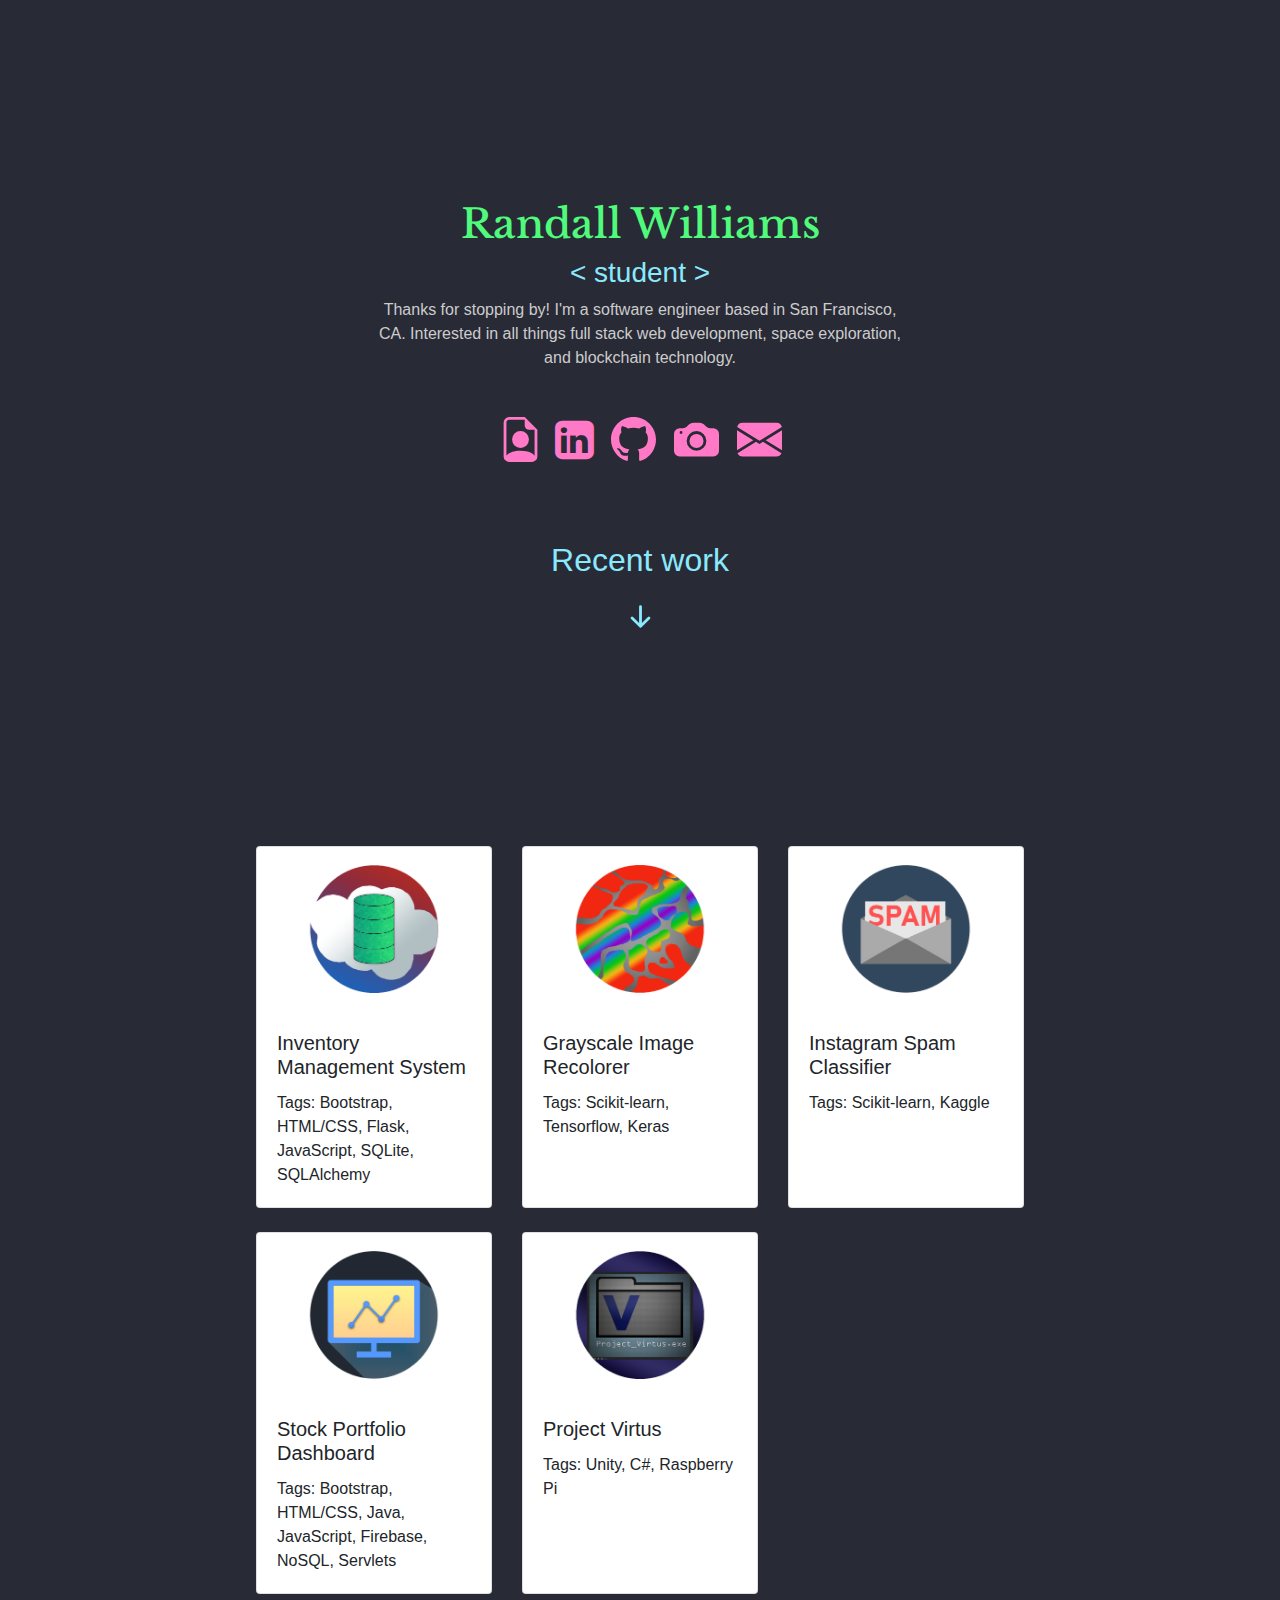
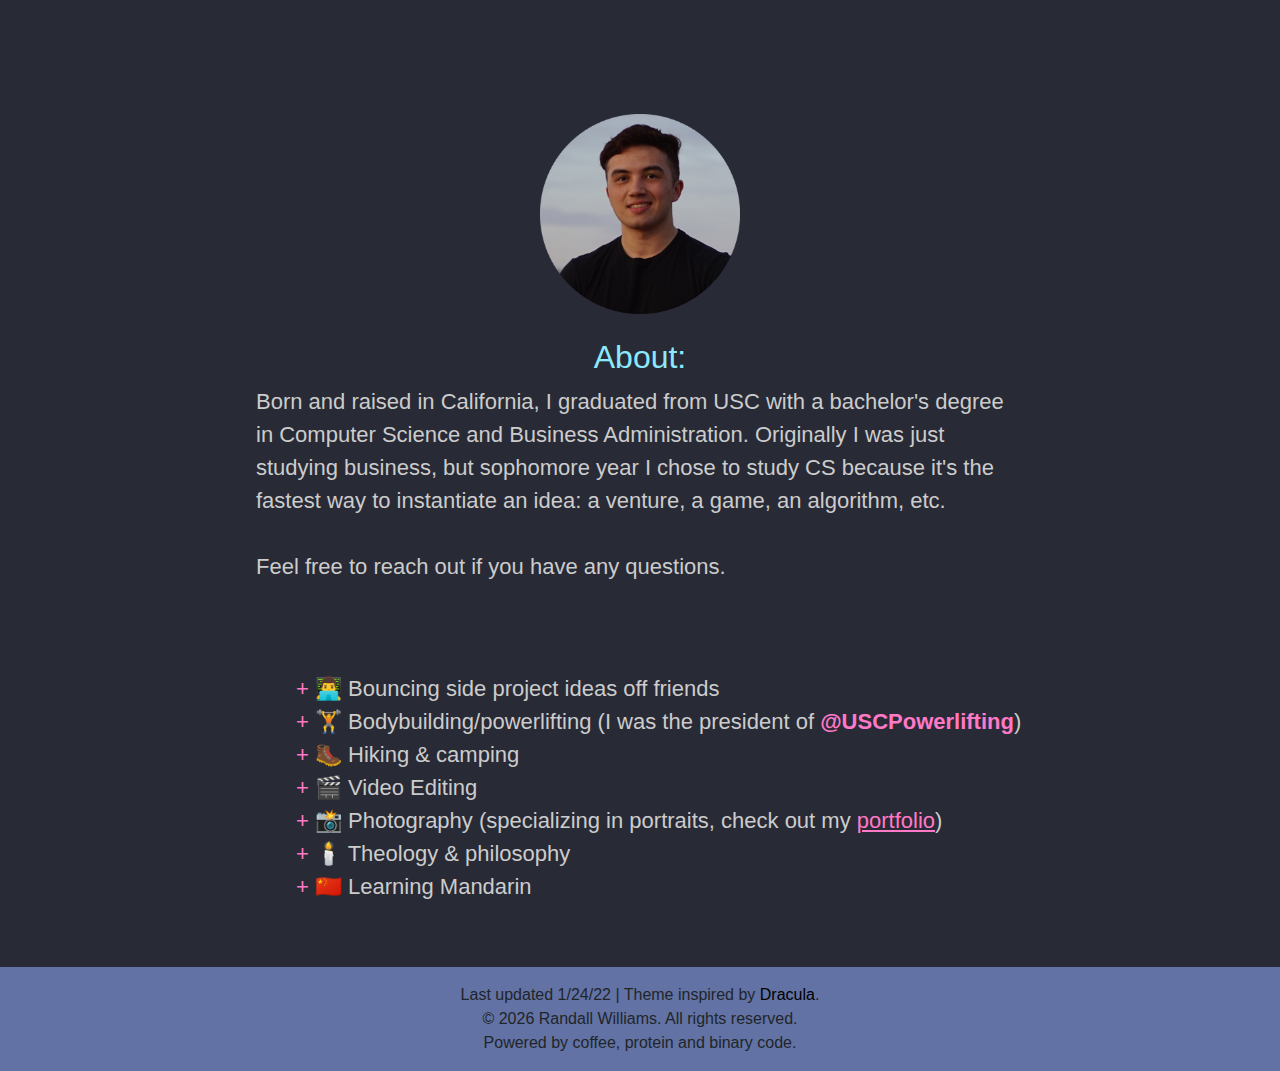
<file: index.html>
<!doctype html>
<html lang="en" xmlns="http://www.w3.org/1999/xhtml"
xmlns:fb="http://ogp.me/ns/fb#">

<head>
  <meta property="og:image" content="assets/media/logo.png" />

  <meta charset="utf-8">
  <meta name="viewport" content="width=device-width, initial-scale=1, shrink-to-fit=no">
  <meta name="description" content="Homepage">
  <meta name="author" content="Randall Williams'">
  <!-- Bootstrap CSS -->
  <link rel="stylesheet" href="https://stackpath.bootstrapcdn.com/bootstrap/4.3.1/css/bootstrap.min.css"
    integrity="sha384-ggOyR0iXCbMQv3Xipma34MD+dH/1fQ784/j6cY/iJTQUOhcWr7x9JvoRxT2MZw1T" crossorigin="anonymous">
  <link rel="preconnect" href="https://fonts.googleapis.com">
  <link rel="preconnect" href="https://fonts.gstatic.com" crossorigin>
  <link href="https://fonts.googleapis.com/css2?family=Hammersmith+One&display=swap" rel="stylesheet">
  <!-- <link rel="stylesheet" href="styles.css"> -->

  <style>
    html {
      scroll-behavior: smooth;
    }

    #intro {
      margin-top: 200px;
    }

    #introbody {
      margin-left: 15%;
      margin-right: 15%;
      visibility: hidden;
    }

    #work {
      margin-top: 200px;
    }

    #container {
      width: 60%;
    }

    #bio {
      width: 60%;
    }

    #arrow {
      display: block;
      margin: auto;
    }

    #aboutme {
      margin-top: 120px;
    }

    #aboutdescription,
    #aboutdescription2 {
      margin-left: 20%;
      width: 60%;
      visibility: hidden;

    }

    ul {
      list-style: none
    }

    #bottomList::before {
      content: "+ ";
      color: #ff79c6
    }

    #cardList::before {
      content: "• ";
      color: #202020
    }
  </style>
  <link href="https://fonts.googleapis.com/css2?family=Poppins:wght@500&display=swap" rel="stylesheet">
  <link rel="preconnect" href="https://fonts.googleapis.com">
  <link rel="preconnect" href="https://fonts.gstatic.com" crossorigin>
  <link href="https://fonts.googleapis.com/css2?family=Libre+Baskerville:wght@700&display=swap" rel="stylesheet">
  <script src="https://ajax.googleapis.com/ajax/libs/jquery/3.5.1/jquery.min.js"></script>
  <link rel="stylesheet" href="https://cdnjs.cloudflare.com/ajax/libs/font-awesome/4.7.0/css/font-awesome.min.css">
  <link rel="shortcut icon" href="assets/media/favicon.ico" />

  <script>
    window.setInterval(function () {

      if (/Android|webOS|iPhone|iPad|iPod|BlackBerry|IEMobile|Opera Mini/i.test(navigator.userAgent)) {
        // true for mobile device
        document.getElementById("introbody").style.visibility = "visible";

        document.getElementById("bio").style.width = "100%";
        document.getElementById("introbody").style.marginLeft = "%";
        document.getElementById("introbody").style.marginRight = "11%";

        document.getElementById("aboutdescription").style.width = "90%";
        document.getElementById("aboutdescription").style.marginLeft = "7%";
        document.getElementById("aboutdescription").style.fontSize = "16px";
        document.getElementById("aboutdescription").style.visibility = "visible";


        document.getElementById("aboutdescription2").style.visibility = "visible";

        document.getElementById("aboutdescription2").style.width = "100%";
        document.getElementById("aboutdescription2").style.marginLeft = "0%";
        document.getElementById("aboutdescription2").style.marginRight = "10%";

        document.getElementById("aboutdescription2").style.fontSize = "18px";





      } else {
        document.getElementById("introbody").style.visibility = "visible";
        document.getElementById("aboutdescription").style.visibility = "visible";
        document.getElementById("aboutdescription2").style.visibility = "visible";
      }
    }, 500);
  </script>
  <script>

    var styles = ['< developer >', '< student >', '< creative >', '< powerlifter >', '< amateur photographer >', '< trojan ✌️ >']
    var i = 1
    var start = true;
    var mid = false;
    var end = false;
    var a = 0;
    var b = 0;
    wordTime = 0;
    flip = true;
    flipCount = 0;

    window.setInterval(function () {
      if (start) {
        if (a < styles[i].length) {
          document.getElementById("status").innerHTML = styles[i].substring(0, a + 1) + "<span style='color:#ff5555;'> | </span>";
          a++;
          if (a === styles[i].length) {
            document.getElementById("status").innerHTML = styles[i].substring(0, a);
          }
        }
        else {
          a = 0
          start = false;
          mid = true;
          // console.log("hit");
        }
      }
      if (mid) {
        wordTime++;
        if (wordTime === 57) {
          // console.log("3s later...");
          mid = false;
          end = true;
          wordTime = 0;
          b = styles[i].length; // might get out of range here
        }
      }
      if (end) {
        if (b >= 0) {
          document.getElementById("status").innerHTML = styles[i].substring(0, b) + "<span style='color:#ff5555;'> | </span>";
          b--;
        }
        else {
          b = 0;
          start = true;
          end = false;
          i++;
          if (i == styles.length) {
            i = 0;
          }
        }
      }
    }, 70);
  </script>

  <title>Randall Williams</title>
</head>

<body style="background-color: #282a36;">
  <div name="𝖒𝖆𝖉𝖊 𝖇𝖞 𝖗𝖆𝖓𝖉𝖆𝖑𝖑 𝖜𝖎𝖑𝖑𝖎𝖆𝖒𝖘"></div>
  <div id="intro" class="container-fluid">
    <div class="d-flex justify-content-center">

      <h1 style="color:#50fa7b; font-family: 'Libre Baskerville', serif; text-align: center;">Randall Williams</h1>
    </div>
    <div class="d-flex justify-content-center">
      <h3 id="status" style="color:#8be9fd">
        < developer>
      </h3>

    </div>
    <div id="introbody" class="d-flex justify-content-center">
      <p id="bio" style="color:#cccccc; text-align:center">Thanks for stopping by! I'm a software engineer based in San
        Francisco, CA.
        Interested
        in all things full stack web development, space exploration, and blockchain technology.</p>
    </div>
    <br>
    <div class="row">
      <div class="col text-center">
        <div style="align-items:center">

          <a href="assets/media/[2022] Randall Williams Resume.pdf" target="_blank"><svg
              xmlns="http://www.w3.org/2000/svg" width="45" height="45" fill="currentColor" style="color: #ff79c6; margin-right: 7px;"
              class="bi bi-file-earmark-person" viewBox="0 0 16 16" > 
              <path d="M11 8a3 3 0 1 1-6 0 3 3 0 0 1 6 0z" />
              <path
                d="M14 14V4.5L9.5 0H4a2 2 0 0 0-2 2v12a2 2 0 0 0 2 2h8a2 2 0 0 0 2-2zM9.5 3A1.5 1.5 0 0 0 11 4.5h2v9.255S12 12 8 12s-5 1.755-5 1.755V2a1 1 0 0 1 1-1h5.5v2z" />
            </svg>
          </a>


          <a href="https://www.linkedin.com/in/randallgwilliams/" target="_blank"><i class="fa fa-linkedin-square"
              style="font-size:45px; color: rgb(255, 121, 198); vertical-align:middle;"></i></a>

          <a href="https://github.com/rgw17" target="_blank" class="btn">
            <svg xmlns="http://www.w3.org/2000/svg" style="color: #ff79c6; margin-right: -12px;" width="45" height="45" fill="currentColor"
              class="bi bi-github" viewBox="0 0 16 16">
              <path
                d="M8 0C3.58 0 0 3.58 0 8c0 3.54 2.29 6.53 5.47 7.59.4.07.55-.17.55-.38 0-.19-.01-.82-.01-1.49-2.01.37-2.53-.49-2.69-.94-.09-.23-.48-.94-.82-1.13-.28-.15-.68-.52-.01-.53.63-.01 1.08.58 1.23.82.72 1.21 1.87.87 2.33.66.07-.52.28-.87.51-1.07-1.78-.2-3.64-.89-3.64-3.95 0-.87.31-1.59.82-2.15-.08-.2-.36-1.02.08-2.12 0 0 .67-.21 2.2.82.64-.18 1.32-.27 2-.27.68 0 1.36.09 2 .27 1.53-1.04 2.2-.82 2.2-.82.44 1.1.16 1.92.08 2.12.51.56.82 1.27.82 2.15 0 3.07-1.87 3.75-3.65 3.95.29.25.54.73.54 1.48 0 1.07-.01 1.93-.01 2.2 0 .21.15.46.55.38A8.012 8.012 0 0 0 16 8c0-4.42-3.58-8-8-8z" />
            </svg>
          </a>
          <a href="portfolio" class="btn">
            <svg xmlns="http://www.w3.org/2000/svg" width="45" height="45" fill="currentColor" class="bi bi-camera-fill" viewBox="0 0 16 16" style="color: #ff79c6;">
              <path d="M10.5 8.5a2.5 2.5 0 1 1-5 0 2.5 2.5 0 0 1 5 0z"/>
              <path d="M2 4a2 2 0 0 0-2 2v6a2 2 0 0 0 2 2h12a2 2 0 0 0 2-2V6a2 2 0 0 0-2-2h-1.172a2 2 0 0 1-1.414-.586l-.828-.828A2 2 0 0 0 9.172 2H6.828a2 2 0 0 0-1.414.586l-.828.828A2 2 0 0 1 3.172 4H2zm.5 2a.5.5 0 1 1 0-1 .5.5 0 0 1 0 1zm9 2.5a3.5 3.5 0 1 1-7 0 3.5 3.5 0 0 1 7 0z"/>
            </svg>
          </a>
          <a href="MAILTO: randall.williams@usc.edu">
            <svg xmlns="http://www.w3.org/2000/svg" width="45" height="45" fill="currentColor" style="color: #ff79c6;"
              class="bi bi-envelope-fill" viewBox="0 0 16 16">
              <path
                d="M.05 3.555A2 2 0 0 1 2 2h12a2 2 0 0 1 1.95 1.555L8 8.414.05 3.555zM0 4.697v7.104l5.803-3.558L0 4.697zM6.761 8.83l-6.57 4.027A2 2 0 0 0 2 14h12a2 2 0 0 0 1.808-1.144l-6.57-4.027L8 9.586l-1.239-.757zm3.436-.586L16 11.801V4.697l-5.803 3.546z" />
            </svg>
          </a>


        </div>
        <!-- <button type="button" class="btn" href="/books/a-great-book.pdf" target="_blank" style="text-align: center; background-color: #ff79c6;" ;>Resume</button> -->
      </div>
    </div>
    <br><br><br>
    <div class="d-flex justify-content-center">
      <h2 style="color:#8be9fd">Recent work</h2>
    </div>
    <div id="wrapper" style="text-align: center">
      <a href="#container" class="btn ">
        <svg id="arrow" xmlns="http://www.w3.org/2000/svg" style="color:#8be9fd" width="45" height="45"
          fill="currentColor" class="bi bi-arrow-down-short" viewBox="0 0 16 16">
          <path
            d="M8 4a.5.5 0 0 1 .5.5v5.793l2.146-2.147a.5.5 0 0 1 .708.708l-3 3a.5.5 0 0 1-.708 0l-3-3a.5.5 0 1 1 .708-.708L7.5 10.293V4.5A.5.5 0 0 1 8 4z" />
        </svg>
      </a>
    </div>

  </div>
  <div id="work">
    <div class="container" id="container">
      <div class="modal fade" id="InventoryManagementSystem" tabindex="-1" role="dialog"
        aria-labelledby="exampleModalCenterTitle" aria-hidden="true">
        <div class="modal-dialog modal-dialog-centered" role="document">
          <div class="modal-content">
            <div class="modal-header">
              <h5 class="modal-title" id="exampleModalLongTitle">Inventory Management System</h5>
              <button type="button" class="close" data-dismiss="modal" aria-label="Close">
                <span aria-hidden="true">&times;</span>
              </button>
            </div>
            <div class="modal-body">
              IMS is a full stack web application I built during my internship with AFRL. Because the nature of the tool
              is unclassified, I made a generic version deployed publically. Its features include:
              <br>
              <br>
              <ul>
                <li id="cardList">Salted and SHA-256 hashed user accounts</li>
                <li id="cardList">Office electronics add/remove features</li>
                <li id="cardList">Live inventory updates without refresh</li>
                <li id="cardList">Download inventory as .csv file</li>
              </ul>
              <br>
              <span>You can try it out <a href="https://inventorymanagementsystemdev.herokuapp.com/"
                  target="_blank">here.</a> <br><br>User = guest, password = florida%</span>
              <br><br>
              <a href="https://github.com/rgw17/inventory-management" target="_blank">Source code.</a>
            </div>
            <br>
            <div class="modal-footer">
              <button type="button" class="btn btn-secondary" data-dismiss="modal">Close</button>
            </div>
          </div>
        </div>
      </div>
      <!-- Second modal -->
      <div class="modal fade" id="GrayscaleImage" tabindex="-1" role="dialog"
        aria-labelledby="exampleModalScrollableTitle" aria-hidden="true">
        <div class="modal-dialog modal-dialog-scrollable">
          <div class="modal-content">
            <div class="modal-header">
              <h5 class="modal-title" id="exampleModalLongTitle">Grayscale Image Recolorer</h5>
              <button type="button" class="close" data-dismiss="modal" aria-label="Close">
                <span aria-hidden="true">&times;</span>
              </button>
            </div>
            <div class="modal-body">
              I trained a Convolutional Neural Network to input grayscale images and output colored ones.
              Trained on the CIFAR-10 dataset, the program uses K-Means Clustering to calculate the top 4 colors to be
              used for recoloring. Because of the high computational complexity needed to train the model, images are
              limited
              to 32x32.
              <br><br>
              Input images:
              <img src="assets/img/birds.png" alt="" style="max-height:100%;
              max-width:100%;">
              <br>
              <br>
              Replacing images with top 4 colors:
              <img src="assets/img/birds2.png" alt="" style="max-height:100%;
              max-width:100%;">
              <br><br>
              Grayscale images used for input:
              <img src="assets/img/image.png" alt="" style="max-height:100%;
              max-width:100%;">
              <br><br>
              Artificially recolored images:
              <img src="assets/img/birds3.png" alt="" style="max-height:100%;
              max-width:100%;">
              <br><br>
              Accuracy (train vs test):
              <img src="assets/img/graph.png" alt="" style="max-height:100%;
              max-width:100%;">
            </div>
            <br>
            <div class="modal-footer">
              <button type="button" class="btn btn-secondary" data-dismiss="modal">Close</button>
            </div>
          </div>
        </div>
      </div>
      <!-- Modal 3-->
      <div class="modal fade" id="SpamClassifier" tabindex="-1" role="dialog" aria-labelledby="exampleModalCenterTitle"
        aria-hidden="true">
        <div class="modal-dialog modal-dialog-centered" role="document">
          <div class="modal-content">
            <div class="modal-header">
              <h5 class="modal-title" id="exampleModalLongTitle">Instagram Spam Classifier</h5>
              <button type="button" class="close" data-dismiss="modal" aria-label="Close">
                <span aria-hidden="true">&times;</span>
              </button>
            </div>
            <div class="modal-body">
              I built a naive Bayes classifier, a popular machine learning algorithm that applies Bayes' theorem. Coding
              the algorithm from scratch, it multiples each subprobability of each feature, then chooses the label with
              the highest probability. I trained it using a dataset from Kaggle.
              <br><br>
              Challenges I ran into were continuous features such as # of followers. Unlike discrete features,
              continuous ones can have an infinute number of values. To solve this, I created a density function using
              Gaussian distribution to calculate how many standard deviations a given feature was from the median.
              <br><br>
              Another problem I ran into were unique features with a probability of 0. Because all subprobabilities are
              multiplied together, multiplying by 0 could void the entire product. Therefore, I used Laplace smoothing,
              which "smoothes" to produce a nonzero probability.
              <br><br>
              Using cross-validation, I was able to predict whether an Instagram account was spam or not with an average
              of 90.33% accuracy, and a high of 90.33% accuracy. I used NumPy to shuffle tables and parse the CSV.
              <br><br>
              <!-- <a href="https://github.com/rgw17/Instagram-Spam-Classifier" target="_blank">Source code</a> -->
            </div>
            <br>
            <div class="modal-footer">
              <button type="button" class="btn btn-secondary" data-dismiss="modal">Close</button>
            </div>
          </div>
        </div>
      </div>
      <!-- Modal 4 -->
      <div class="modal fade" id="StockDashboard" tabindex="-1" role="dialog" aria-labelledby="exampleModalCenterTitle"
        aria-hidden="true">
        <div class="modal-dialog modal-dialog-centered modal-dialog-scrollable" role="document">
          <div class="modal-content">
            <div class="modal-header">
              <h5 class="modal-title" id="exampleModalLongTitle">Stock Portfolio Dashboard</h5>
              <button type="button" class="close" data-dismiss="modal" aria-label="Close">
                <span aria-hidden="true">&times;</span>
              </button>
            </div>
            <div class="modal-body">
              I created a stock portfolio management website. Part of CSCI 310 group project.
              <br><br>
              Features:
              <ul>
                <li id="cardList">Hashed and salted account system</li>
                <li id="cardList">120 second inactivity logout</li>
                <li id="cardList">3x consecutive incorrect login lockout</li>
                <li id="cardList">Bulk stock adding via .csv file input</li>
                <li id="cardList">Watchlist and portfolio tables</li>
                <li id="cardList">Stock history visualization</li>
                <li id="cardList">backend testing w/ JUnit & Mockito</li>
                <li id="cardList">frontend testing w/ Selenium & Cucumber</li>
              </ul>
              <img src="assets/img/stockUI1.png" alt="" style="max-height:100%;
              max-width:100%;">
              <br><br>
              <img src="assets/img/stockUI2.png" alt="" style="max-height:100%;
              max-width:100%;">
            </div>
            <br>
            <div class="modal-footer">
              <button type="button" class="btn btn-secondary" data-dismiss="modal">Close</button>
            </div>
          </div>
        </div>
      </div>
      <!-- Modal 5 -->
      <div class="modal fade" id="Virtus" tabindex="-1" role="dialog" aria-labelledby="exampleModalCenterTitle"
        aria-hidden="true">
        <div class="modal-dialog modal-dialog-centered modal-dialog-scrollable" role="document">
          <div class="modal-content">
            <div class="modal-header">
              <h5 class="modal-title" id="exampleModalLongTitle">Project Virtus</h5>
              <button type="button" class="close" data-dismiss="modal" aria-label="Close">
                <span aria-hidden="true">&times;</span>
              </button>
            </div>
            <div class="modal-body">
              During my internship with NSIN, I built a training playback application for Marine Corps Air Station
              Miramar.
              <br><br>
              Check out our video demo <a href="https://www.youtube.com/watch?v=gF8HZhQ9bQE" target="_blank">here.</a>
              <br><br>
              How does it work?
              <br><br>
              After GPS and weapon orientation data has been acquired, the information is loaded into a
              desktop-standalone Unity application.
              Using the Google Maps API, the application recreates their movements in real-time. The application also
              has video playback functionality,
              multiplayer support, and slow down/speed up/pause replay features. This allows for accurate, data-driven
              training feedback.
              <br><br>
              1) Using a mounted Raspberry Pi, we are able to track the wearer's location and orientation:
              <img src="assets/img/virtusdemo1.png" alt="" style="max-height:100%;
              max-width:100%;">
              <br><br>
              2) We input this information into the simulation for replay:
              <img src="assets/img/virtusdemo2.png" alt="" style="max-height:100%;
              max-width:100%;">
            </div>
            <br>
            <div class="modal-footer">
              <button type="button" class="btn btn-secondary" data-dismiss="modal">Close</button>
            </div>
          </div>
        </div>
      </div>
      <!-- End modal -->
      <div class="row row-cols-1 row-cols-md-3 g-4">
        <div class="card-deck">
          <!-- Card 1 -->
          <div class="card" id="inventory">
            <a class="btn btn-default btn-block" style="cursor: pointer;" pointer-events: none; data-toggle="modal"
              data-target="#InventoryManagementSystem">

              <img draggable="false" class="card-img-top" src="assets/img/database.png" data-toggle="modal"
                data-target="#exampleModalCenter" alt="Card image cap">
            </a>
            <div class="card-body">
              <h5 class="card-title">Inventory Management System</h5>
              <p class="card-text">Tags:
                Bootstrap, HTML/CSS, Flask, JavaScript, SQLite, SQLAlchemy</p>
            </div>
          </div>
          <!-- card two -->
          <div class="card">
            <a class="btn btn-default btn-block" style="cursor: pointer;" data-toggle="modal"
              data-target="#GrayscaleImage">
              <img draggable="false" class="card-img-top" src="assets/img/pixel-transparent.png" alt="Card image cap">
            </a>
            <div class="card-body">

              <h5 class="card-title">Grayscale Image Recolorer</h5>
              <p class="card-text">Tags: Scikit-learn, Tensorflow, Keras</p>
            </div>
          </div>
          <div class="card" id="spam">
            <a class="btn btn-default btn-block" style="cursor: pointer;" data-toggle="modal"
              data-target="#SpamClassifier">
              <img draggable="false" class="card-img-top" src="assets/img/spam-transparent.png" alt="Card image cap">
            </a>
            <div class="card-body">
              <h5 class="card-title">Instagram Spam Classifier</h5>
              <p class="card-text">Tags: Scikit-learn, Kaggle</p>
            </div>
          </div>
        </div>
        <br>
        <div class="card-deck">
          <div class="card" id="dashboard">
            <a class="btn btn-default btn-block" style="cursor: pointer;" data-toggle="modal"
              data-target="#StockDashboard">
              <img draggable="false" class="card-img-top" src="assets/img/Stonks-transparent.png" alt="Card image cap">
            </a>
            <div class="card-body">
              <h5 class="card-title">Stock Portfolio Dashboard</h5>
              <p class="card-text">Tags: Bootstrap, HTML/CSS, Java, JavaScript, Firebase, NoSQL, Servlets</p>
            </div>
          </div>
          <div class="card">
            <a class="btn btn-default btn-block" style="cursor: pointer;" data-toggle="modal" data-target="#Virtus">
              <img draggable="false" class="card-img-top" src="assets/img/virtus.png" alt="Card image cap">
            </a>
            <div class="card-body">
              <h5 class="card-title">Project Virtus</h5>
              <p class="card-text">Tags: Unity, C#, Raspberry Pi</p>
            </div>
          </div>
          <div class="card" style="visibility:hidden" ;>
          </div>
        </div>
      </div>
    </div>
  </div>

  <div id="aboutme">
    <div class="d-flex justify-content-center">
      <img src="assets/img/cropped-circle.png" height="200px" width="200px">
    </div>
    <br>
    <div class="d-flex justify-content-center">
      <h2 id="about" style="color:#8be9fd">About:</h2>
    </div>
    <p id="aboutdescription" style="color:#cccccc; font-size:22px;">Born and raised in California, I graduated from USC
      with a bachelor's degree in Computer Science and Business Administration. Originally I was just studying business,
      but sophomore year I chose to study CS because it's the fastest way to instantiate an idea: a venture, a
      game,
      an algorithm, etc.
      <br><br>
      Feel free to reach out if you have any questions.
    </p>
    <br>
    <p id="aboutdescription" style="color:#cccccc; font-size:22px;">
      My hobbies include: </p>
    <ul id="aboutdescription2" style="color:#cccccc; font-size:22px; list-style-type:none;">
      <li id="bottomList">👨‍💻 Bouncing side project ideas off friends</li>
      <li id="bottomList">🏋️ Bodybuilding/powerlifting (I was the president of <a style="color:rgb(255, 121, 198); text-decoration : none "
          href="https://www.instagram.com/uscpowerlifting/" target="_blank"><b>@USCPowerlifting</b></a>)</li>
      <li id="bottomList">🥾 Hiking & camping</li>
      <li id="bottomList">🎬 Video Editing </li>
      <li id="bottomList">📸 Photography (specializing in portraits, check out my <a href="portfolio" style="color:rgb(255, 121, 198)"><u>portfolio</u></a>)</li>
      <li id="bottomList">🕯️ Theology & philosophy</li>
      <li id="bottomList">🇨🇳 Learning Mandarin</li>
    </ul>
  </div>
  <br><br>
  <footer class="text-center text-lg-start">
    <!-- Copyright -->
    <div class="text-center p-3" style="background-color: rgba(98, 114, 164, 1);">

      Last updated 1/24/22 | Theme inspired by <a style="color: black; text-decoration : none" href="https://draculatheme.com/"
        target="_blank">Dracula</a>.
      <br>
      ©
      <script>document.write(new Date().getFullYear());</script> Randall Williams. All rights reserved.
      <br>
      Powered by coffee, protein and binary code.
    </div>

  </footer>
  <!-- Optional JavaScript -->
  <!-- jQuery first, then Popper.js, then Bootstrap JS -->
  <script src="https://code.jquery.com/jquery-3.2.1.slim.min.js"
    integrity="sha384-KJ3o2DKtIkvYIK3UENzmM7KCkRr/rE9/Qpg6aAZGJwFDMVNA/GpGFF93hXpG5KkN"
    crossorigin="anonymous"></script>
  <script src="https://cdnjs.cloudflare.com/ajax/libs/popper.js/1.12.9/umd/popper.min.js"
    integrity="sha384-ApNbgh9B+Y1QKtv3Rn7W3mgPxhU9K/ScQsAP7hUibX39j7fakFPskvXusvfa0b4Q"
    crossorigin="anonymous"></script>
  <script src="https://maxcdn.bootstrapcdn.com/bootstrap/4.0.0/js/bootstrap.min.js"
    integrity="sha384-JZR6Spejh4U02d8jOt6vLEHfe/JQGiRRSQQxSfFWpi1MquVdAyjUar5+76PVCmYl"
    crossorigin="anonymous"></script>
</body>

</html>
</file>
